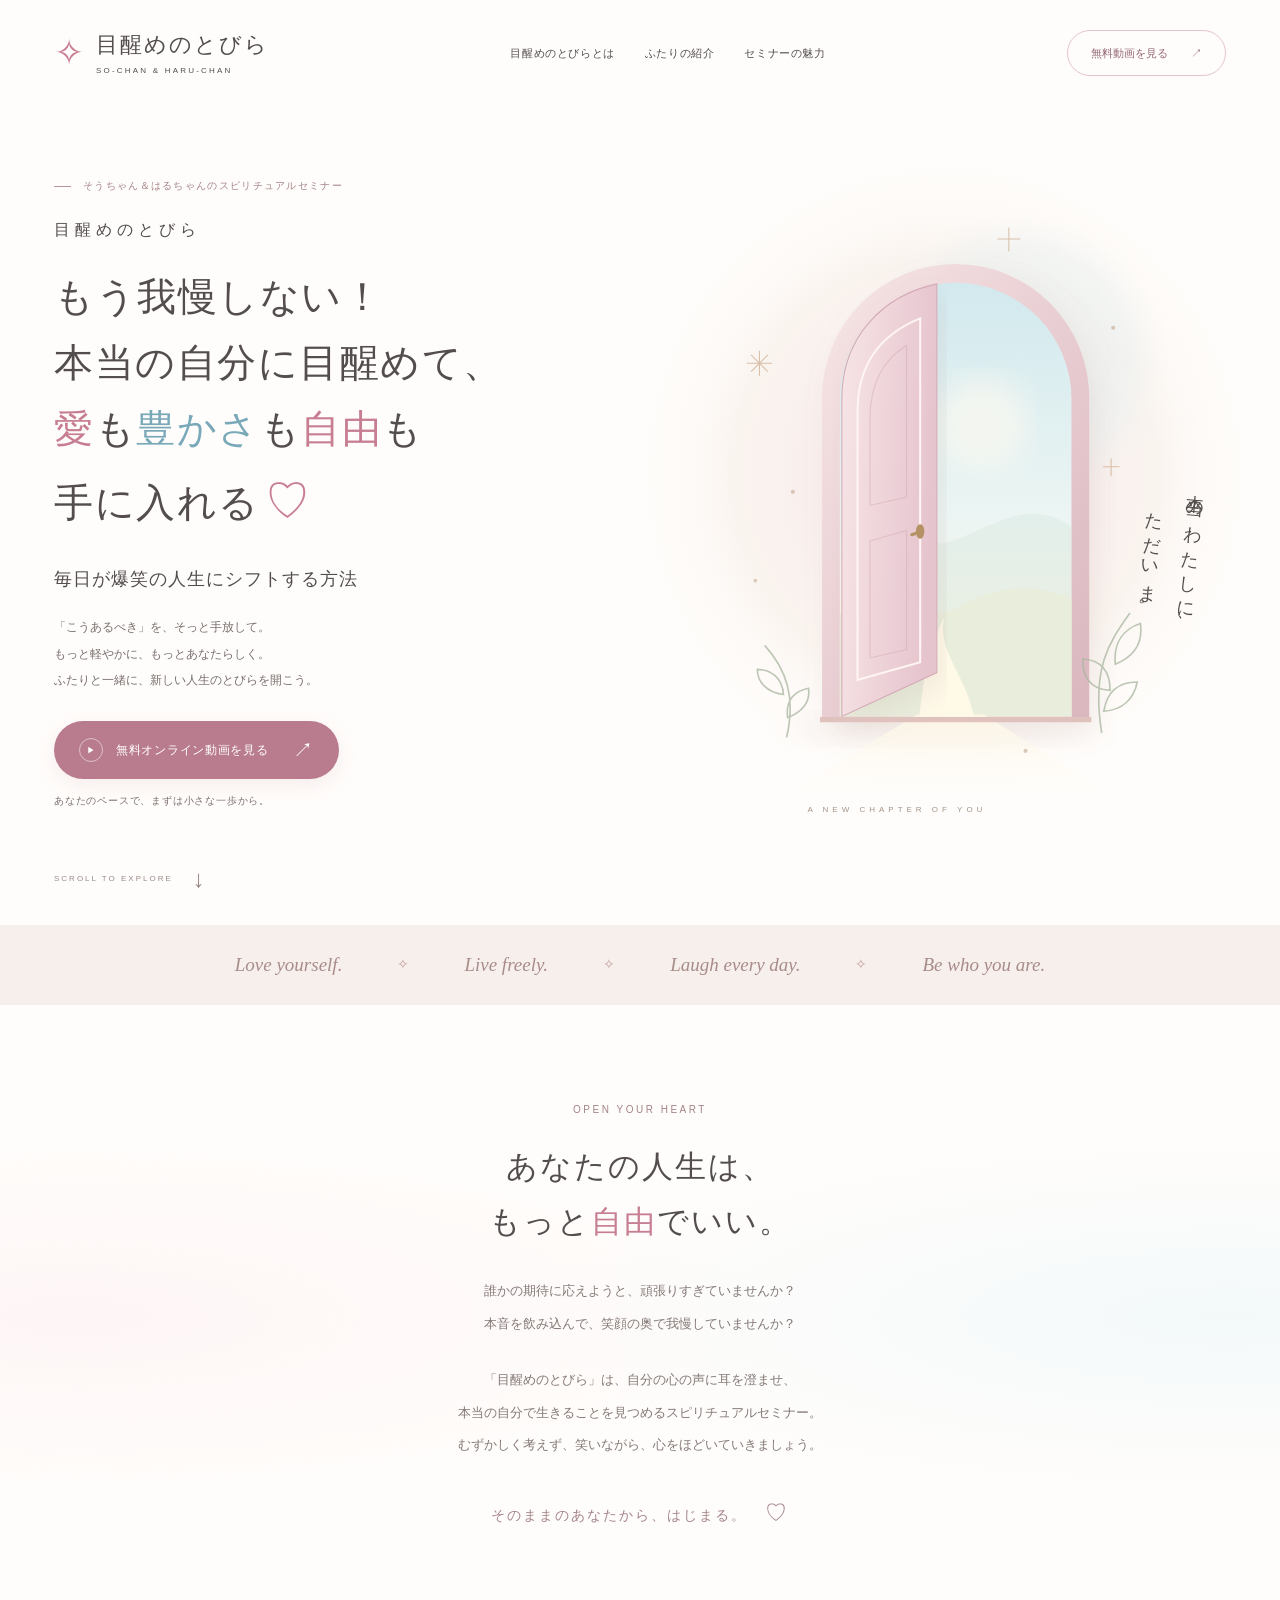
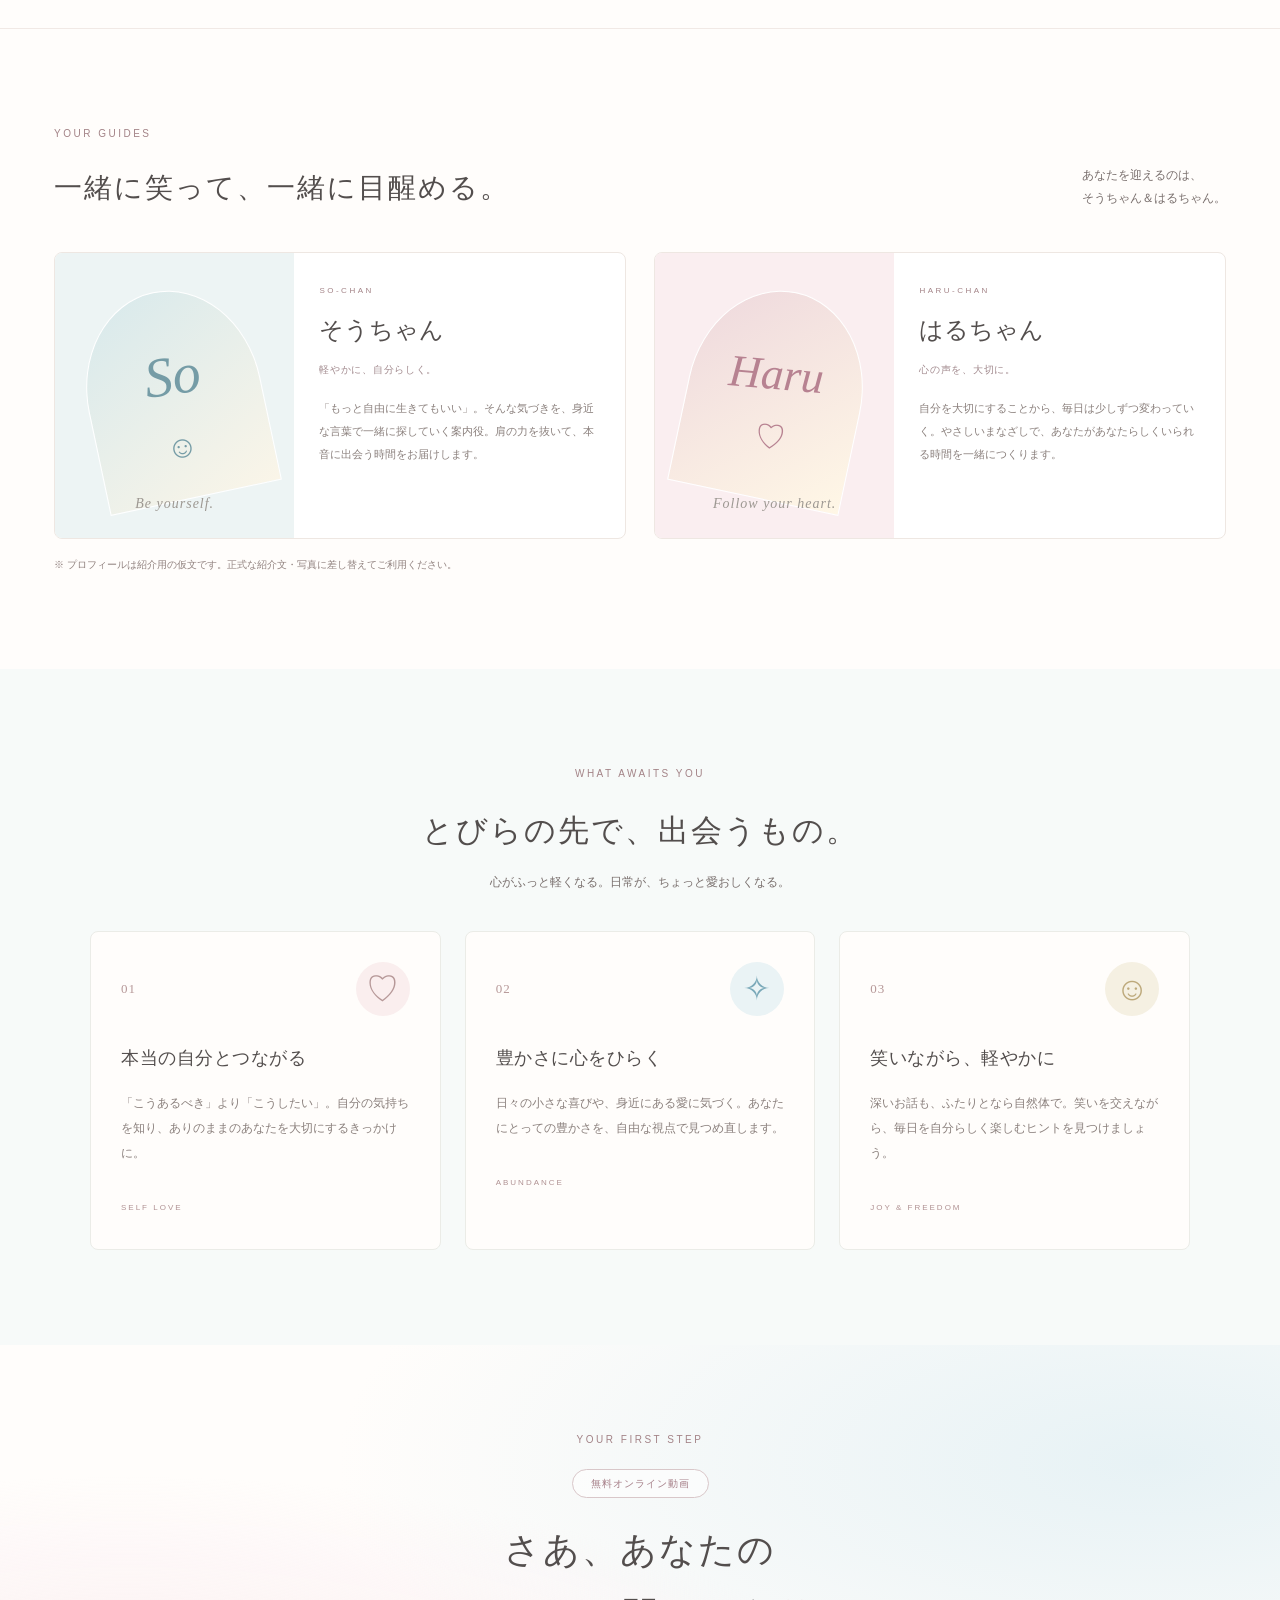
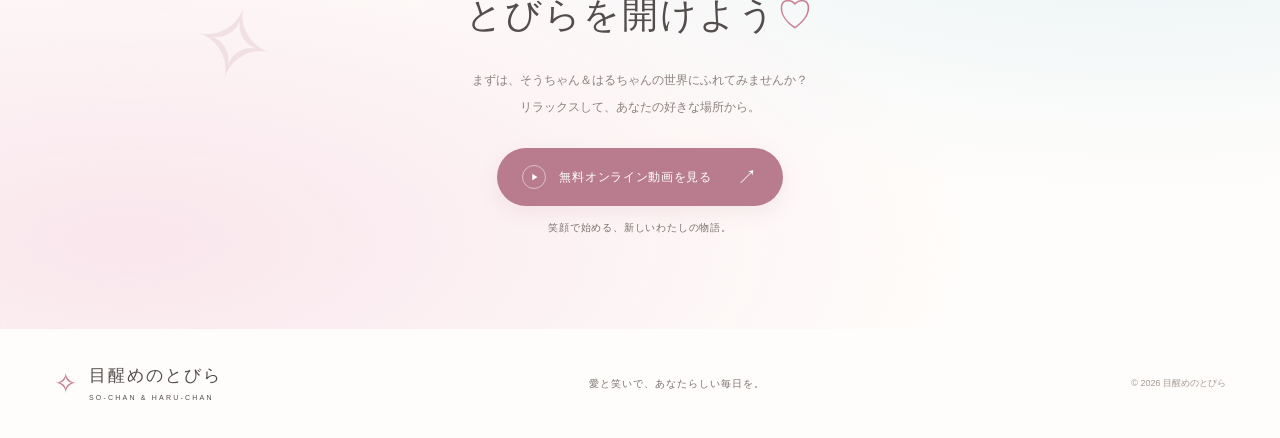
<file: index.html>
<!doctype html>
<html lang="ja">
<head>
  <meta charset="utf-8">
  <meta name="viewport" content="width=device-width, initial-scale=1">
  <meta name="description" content="そうちゃん＆はるちゃんのスピリチュアルセミナー「目醒めのとびら」。本当の自分に出会う、軽やかな一歩を。">
  <meta name="theme-color" content="#fffaf8">
  <title>目醒めのとびら｜そうちゃん＆はるちゃん</title>
<!-- BEGIN PAGE STYLES -->
<style>
:root{--ink:#534e4d;--muted:#796f6d;--pink:#c77e92;--blue:#79a8b8;--serif:'Noto Serif JP','Yu Mincho',serif;--sans:'Noto Sans JP',sans-serif}
*{box-sizing:border-box}html{scroll-behavior:smooth;scroll-padding-top:100px}body{margin:0;color:var(--ink);background:#fffdfb;font-family:var(--sans);font-size:14px;line-height:1.9}a{color:inherit;text-decoration:none}button{font:inherit}a,button{-webkit-tap-highlight-color:transparent}a:focus-visible,button:focus-visible{outline:3px solid var(--blue);outline-offset:5px}::selection{background:#f5dce4}.header{max-width:1320px;margin:auto;height:106px;padding:0 54px;display:flex;align-items:center;justify-content:space-between;gap:25px}.brand{display:flex;align-items:center;gap:10px;font-family:var(--serif);font-size:22px;letter-spacing:2px;line-height:1.4;white-space:nowrap}.brand-icon{font-size:36px;color:var(--pink)}.brand small{display:block;font-family:var(--sans);font-size:8px;letter-spacing:2.2px;margin-top:5px}.header nav{display:flex;gap:30px;font-size:11px;letter-spacing:.6px}.header nav a:hover{color:var(--pink)}.header-cta{padding:12px 23px;border:1px solid #e2c5ce;border-radius:50px;font-size:11px;color:#946777;white-space:nowrap}.header-cta span{margin-left:20px}.hero{position:relative;max-width:1320px;margin:auto;min-height:720px;padding:48px 54px 80px;display:grid;grid-template-columns:1.1fr 1fr;align-items:center;overflow:hidden}.eyebrow{font-size:10px;letter-spacing:2.5px;font-weight:500;color:#a38387;margin:0 0 20px}.eyebrow span{display:inline-block;width:17px;height:1px;background:#b8959b;vertical-align:middle;margin-right:8px}.hero .eyebrow{font-size:10px;letter-spacing:1.3px}.hero-label{font-family:var(--serif);font-size:16px;letter-spacing:5px;margin:0 0 18px}.hero h1{font-family:var(--serif);font-size:clamp(28px,3.05vw,42px);font-weight:500;line-height:1.7;letter-spacing:1.5px;margin:0}.pink{color:var(--pink)}.blue{color:var(--blue)}.heart{color:var(--pink);font-family:serif;margin-left:5px;font-size:1.15em}.subcopy{font-family:var(--serif);font-size:18px;letter-spacing:1px;margin:23px 0 18px}.hero-description{color:var(--muted);font-size:12px;line-height:2.2;margin-bottom:28px}.button{display:inline-flex;align-items:center;justify-content:center;gap:13px;color:#fff;background:#b97c8e;border:0;border-radius:50px;padding:17px 25px;box-shadow:0 6px 20px #b97c8e22;font-size:12px;letter-spacing:.7px;cursor:pointer;transition:transform .2s,background .2s,box-shadow .2s}.button:hover{background:#a66c7e;transform:translateY(-2px);box-shadow:0 9px 22px #b97c8e33}.play{display:inline-grid;place-items:center;border:1px solid #ffffff80;border-radius:50%;width:24px;height:24px;font-size:8px;padding-left:1px}.arrow{font-size:20px;line-height:1;margin-left:12px}.button-note{font-size:10px;letter-spacing:.8px;color:var(--muted);margin:12px 0}.hero-art{position:relative;align-self:center;min-width:0}.hero-art img{display:block;width:116%;height:auto;margin-left:-7%;margin-top:-30px}.art-caption{position:absolute;top:47%;right:3%;font-family:var(--serif);font-size:18px;letter-spacing:4px;line-height:2.2;writing-mode:vertical-rl;transform:rotate(5deg)}.art-caption span{padding-top:22px}.art-note{position:absolute;bottom:4%;left:25%;font-size:8px;letter-spacing:4px;color:#a39489}.scroll{position:absolute;bottom:23px;left:54px;font-size:8px;letter-spacing:2px;color:#9a8a87;display:flex;align-items:center;gap:20px}.scroll span{font-size:24px}.ribbon{display:flex;justify-content:center;align-items:center;gap:55px;background:#f7efec;padding:22px;color:#a78c89;overflow:hidden;white-space:nowrap}.ribbon span{font-family:Georgia,serif;font-size:19px;font-style:italic}.ribbon i{font-style:normal;color:#bf9c9b}.section{padding:95px 54px;max-width:1320px;margin:0 auto}h2{font-family:var(--serif);font-size:31px;line-height:1.8;font-weight:500;letter-spacing:2px;margin:0 0 25px}.centered{text-align:center}.about{text-align:center;position:relative;background:radial-gradient(ellipse at 6% 50%,#fcecf080,transparent 40%),radial-gradient(ellipse at 96% 50%,#e7f4f880,transparent 40%)}.about p:not(.eyebrow){font-size:13px;line-height:2.5;color:#847977;margin:24px 0}.about-sign{font-family:var(--serif);color:#a5858b;letter-spacing:2px;margin-top:30px}.about-sign span{font-size:22px;margin-left:12px}.section-heading{display:flex;justify-content:space-between;gap:30px;align-items:flex-end;margin-bottom:38px}.section-heading h2{font-size:28px;margin:0}.section-heading>p{font-size:12px;color:var(--muted);margin:0 0 4px}.hosts{border-top:1px solid #f1e9e5}.host-grid{display:grid;grid-template-columns:1fr 1fr;gap:28px}.host-card{display:grid;grid-template-columns:42% 58%;border:1px solid #eee7e2;border-radius:8px;overflow:hidden;background:white}.host-visual{position:relative;min-height:285px;display:flex;align-items:center;justify-content:center;background:#edf4f4;overflow:hidden}.haru .host-visual{background:#faeef0}.host-orbit{position:absolute;width:175px;height:210px;border-radius:50% 50% 0 0;background:linear-gradient(150deg,#d7e9ec,#faf5e8);transform:rotate(-12deg);border:1px solid #fff}.haru .host-orbit{background:linear-gradient(140deg,#eed8dd,#fff7e6);transform:rotate(12deg)}.initial{z-index:1;font-family:Georgia,serif;font-style:italic;font-size:56px;color:#759ca6;transform:rotate(-8deg)}.initial span{display:block;text-align:center;font-size:31px;font-style:normal;line-height:1.3}.haru .initial{color:#b78291;font-size:45px;transform:rotate(5deg)}.visual-word{position:absolute;bottom:20px;font-family:Georgia,serif;font-style:italic;font-size:14px;letter-spacing:1px;color:#9d9892}.host-text{padding:30px 25px}.host-text .eyebrow{font-size:8px;margin-bottom:10px}h3{font-weight:500}.host-text h3{font-family:var(--serif);font-size:24px;margin:0 0 18px}.host-text h3 span{display:block;font-family:var(--sans);font-size:10px;letter-spacing:.7px;color:#a28a8e;margin-top:6px}.host-text>p:last-child{font-size:11px;color:#8b807d;line-height:2.1;margin:0}.draft-note{font-size:10px;color:#91827f;margin:16px 0 0}.gifts{text-align:center;background:#f7faf9;max-width:none}.gifts>h2{margin-bottom:12px}.section-intro{color:var(--muted);font-size:12px;margin-bottom:38px}.gift-grid{max-width:1100px;margin:auto;display:grid;grid-template-columns:repeat(3,1fr);gap:24px;text-align:left}.gift-card{background:#fffdfb;border:1px solid #ebece7;border-radius:8px;padding:30px}.gift-top{display:flex;justify-content:space-between;align-items:center;color:#b69898;font-family:Georgia,serif;font-size:13px;letter-spacing:1px}.gift-icon{display:grid;place-items:center;width:54px;height:54px;background:#faeeee;border-radius:50%;font-size:33px;font-family:serif;line-height:1;letter-spacing:0}.gift-card:nth-child(2) .gift-icon{background:#eaf3f5;color:var(--blue)}.gift-card:nth-child(3) .gift-icon{background:#f5f0e2;color:#bda97b}.gift-card h3{font-family:var(--serif);font-size:18px;letter-spacing:.5px;margin:25px 0 15px}.gift-card p{font-size:12px;line-height:2.1;color:#8b807d;margin:0 0 26px}.gift-tag{font-size:8px;letter-spacing:2px;color:#b09293}.video{position:relative;text-align:center;background:radial-gradient(ellipse at 10% 85%,#f9e6ec,transparent 52%),radial-gradient(ellipse at 90% 20%,#e7f2f5,transparent 50%);max-width:none;padding-top:85px;padding-bottom:80px;overflow:hidden}.free-label{display:inline-block;background:#fff9;border:1px solid #d9c7c9;border-radius:50px;font-size:10px;padding:4px 18px;color:#a57e87;letter-spacing:1px;margin-bottom:20px}.video h2{font-size:36px;margin-bottom:20px}.video>p:not(.eyebrow):not(.button-note):not(.video-status){font-size:12px;color:#8b807d;line-height:2.2;margin-bottom:28px}.video-decoration{position:absolute;left:15%;top:35%;font-size:100px;color:#dbbbc455;transform:rotate(15deg)}.video-status{max-width:440px;padding:15px 20px;margin:25px auto 0;background:#fff9;border:1px solid #e9d6dc;border-radius:8px;font-size:12px;color:#8b6471}footer{max-width:1320px;padding:35px 54px;display:flex;justify-content:space-between;align-items:center;margin:auto;gap:20px}footer .brand{font-size:17px}footer .brand-icon{font-size:28px}footer .brand small{font-size:7px}footer p{font-size:10px;color:var(--muted);letter-spacing:1px}footer>small{font-size:9px;color:#a49994}
@media(min-width:1450px){.hero{min-height:760px}.hero-art img{max-height:690px}}
@media(max-width:1000px){.header,.section{padding-left:30px;padding-right:30px}.header nav{gap:18px;font-size:10px}.brand{font-size:18px}.hero{padding-left:30px;padding-right:30px}.hero h1{font-size:32px}.hero .eyebrow{font-size:9px;letter-spacing:.3px}.subcopy{font-size:15px}.host-card{grid-template-columns:1fr}.host-visual{min-height:220px}.host-orbit{height:170px}.gift-card{padding:23px}.gift-card h3{font-size:16px}.ribbon{gap:30px}footer{padding:30px}}
@media(max-width:700px){.header{height:85px;padding:0 22px;gap:12px}.header nav{display:none}.brand{font-size:16px;letter-spacing:1px}.brand-icon{font-size:29px}.brand small{font-size:6px;letter-spacing:1.5px}.header-cta{padding:9px 13px;font-size:9px}.header-cta span{margin-left:6px}.hero{display:flex;flex-direction:column;padding:25px 25px 50px;min-height:auto;align-items:stretch}.hero-copy{z-index:1}.hero .eyebrow{font-size:8px;letter-spacing:.5px;margin-bottom:20px}.hero-label{font-size:13px;margin-bottom:14px}.hero h1{font-size:clamp(26px,6.6vw,38px);letter-spacing:1px;line-height:1.75}.subcopy{font-size:14px;margin-top:20px}.hero-description{font-size:11px;margin-bottom:23px}.button{font-size:11px;padding:15px 20px;gap:10px}.hero-art{width:100%;max-width:470px;margin:10px auto 0}.hero-art img{width:100%;margin:0}.art-caption{right:9%;font-size:16px}.art-note{bottom:5%;left:24%;font-size:6px;letter-spacing:3px}.scroll{bottom:10px;left:25px;font-size:7px}.ribbon{justify-content:flex-start;padding:17px 25px;gap:25px}.ribbon span{font-size:16px}.section{padding:65px 25px}h2{font-size:25px;letter-spacing:1px}.about p:not(.eyebrow){font-size:11px}.about-sign{font-size:12px}.section-heading{display:block;margin-bottom:27px}.section-heading h2{font-size:23px}.section-heading>p{margin-top:15px;font-size:11px}.host-grid{grid-template-columns:1fr;gap:20px}.host-card{grid-template-columns:38% 62%}.host-visual{min-height:240px}.host-orbit{width:120px;height:170px}.initial{font-size:43px}.haru .initial{font-size:33px}.visual-word{font-size:10px}.host-text{padding:25px 20px}.host-text h3{font-size:22px}.host-text>p:last-child{font-size:10px}.draft-note{font-size:9px}.gift-grid{grid-template-columns:1fr;gap:16px}.gift-card{padding:25px}.gift-card h3{font-size:20px;margin-top:12px}.gift-card p{margin-bottom:18px}.gift-icon{width:45px;height:45px}.video h2{font-size:30px}.video-decoration{left:-10px;top:28%;font-size:80px}.video>p:not(.eyebrow):not(.button-note):not(.video-status){font-size:11px}footer{padding:30px 25px;flex-wrap:wrap}footer p{width:100%;order:3;margin:0;font-size:9px}footer>small{font-size:8px}.eyebrow{font-size:9px}}
@media(prefers-reduced-motion:reduce){html{scroll-behavior:auto}.button{transition:none}}

</style>
<!-- END PAGE STYLES -->

</head>
<body>
  <header class="header">
    <a class="brand" href="#" aria-label="目醒めのとびら ホーム"><span class="brand-icon">✧</span><span>目醒めのとびら<small>SO-CHAN & HARU-CHAN</small></span></a>
    <nav aria-label="メインナビゲーション"><a href="#about">目醒めのとびらとは</a><a href="#hosts">ふたりの紹介</a><a href="#gifts">セミナーの魅力</a></nav>
    <a class="header-cta" href="#video">無料動画を見る <span>↗</span></a>
  </header>

  <main>
    <section class="hero" aria-labelledby="hero-title">
      <div class="hero-copy">
        <p class="eyebrow"><span></span> そうちゃん＆はるちゃんのスピリチュアルセミナー</p>
        <p class="hero-label">目醒めのとびら</p>
        <h1 id="hero-title">もう我慢しない！<br>本当の自分に目醒めて、<br><span class="pink">愛</span>も<span class="blue">豊かさ</span>も<span class="pink">自由</span>も<br>手に入れる<span class="heart">♡</span></h1>
        <p class="subcopy">毎日が爆笑の人生にシフトする方法</p>
        <p class="hero-description">「こうあるべき」を、そっと手放して。<br>もっと軽やかに、もっとあなたらしく。<br>ふたりと一緒に、新しい人生のとびらを開こう。</p>
        <a class="button" href="#video"><span class="play">▶</span> 無料オンライン動画を見る <span class="arrow">↗</span></a>
        <p class="button-note">あなたのペースで、まずは小さな一歩から。</p>
      </div>
      <div class="hero-art">
<!-- BEGIN DOOR IMAGE -->
<img src="[data-uri]" alt="淡いピンクのとびらの向こうに、水色の空とやわらかな光が広がるイラスト" width="620" height="690">
<!-- END DOOR IMAGE -->
        <div class="art-caption">本当のわたしに、<br><span>ただいま。</span></div>
        <div class="art-note">A NEW CHAPTER OF YOU</div>
      </div>
      <a class="scroll" href="#about">SCROLL TO EXPLORE <span>↓</span></a>
    </section>

    <div class="ribbon"><span>Love yourself.</span><i>✧</i><span>Live freely.</span><i>✧</i><span>Laugh every day.</span><i>✧</i><span>Be who you are.</span></div>

    <section class="about section" id="about">
      <p class="eyebrow centered">OPEN YOUR HEART</p>
      <h2>あなたの人生は、<br>もっと<span class="pink">自由</span>でいい。</h2>
      <p>誰かの期待に応えようと、頑張りすぎていませんか？<br>本音を飲み込んで、笑顔の奥で我慢していませんか？</p>
      <p>「目醒めのとびら」は、自分の心の声に耳を澄ませ、<br>本当の自分で生きることを見つめるスピリチュアルセミナー。<br>むずかしく考えず、笑いながら、心をほどいていきましょう。</p>
      <div class="about-sign">そのままのあなたから、はじまる。 <span>♡</span></div>
    </section>

    <section class="hosts section" id="hosts">
      <div class="section-heading"><div><p class="eyebrow">YOUR GUIDES</p><h2>一緒に笑って、一緒に目醒める。</h2></div><p>あなたを迎えるのは、<br>そうちゃん＆はるちゃん。</p></div>
      <div class="host-grid">
        <article class="host-card so"><div class="host-visual" aria-hidden="true"><span class="host-orbit"></span><span class="initial">So<span>☺︎</span></span><span class="visual-word">Be yourself.</span></div><div class="host-text"><p class="eyebrow">SO-CHAN</p><h3>そうちゃん<span>軽やかに、自分らしく。</span></h3><p>「もっと自由に生きてもいい」。そんな気づきを、身近な言葉で一緒に探していく案内役。肩の力を抜いて、本音に出会う時間をお届けします。</p></div></article>
        <article class="host-card haru"><div class="host-visual" aria-hidden="true"><span class="host-orbit"></span><span class="initial">Haru<span>♡</span></span><span class="visual-word">Follow your heart.</span></div><div class="host-text"><p class="eyebrow">HARU-CHAN</p><h3>はるちゃん<span>心の声を、大切に。</span></h3><p>自分を大切にすることから、毎日は少しずつ変わっていく。やさしいまなざしで、あなたがあなたらしくいられる時間を一緒につくります。</p></div></article>
      </div>
      <p class="draft-note">※ プロフィールは紹介用の仮文です。正式な紹介文・写真に差し替えてご利用ください。</p>
    </section>

    <section class="gifts section" id="gifts">
      <p class="eyebrow centered">WHAT AWAITS YOU</p><h2>とびらの先で、出会うもの。</h2><p class="section-intro">心がふっと軽くなる。日常が、ちょっと愛おしくなる。</p>
      <div class="gift-grid">
        <article class="gift-card"><div class="gift-top"><span>01</span><span class="gift-icon">♡</span></div><h3>本当の自分とつながる</h3><p>「こうあるべき」より「こうしたい」。自分の気持ちを知り、ありのままのあなたを大切にするきっかけに。</p><span class="gift-tag">SELF LOVE</span></article>
        <article class="gift-card"><div class="gift-top"><span>02</span><span class="gift-icon">✧</span></div><h3>豊かさに心をひらく</h3><p>日々の小さな喜びや、身近にある愛に気づく。あなたにとっての豊かさを、自由な視点で見つめ直します。</p><span class="gift-tag">ABUNDANCE</span></article>
        <article class="gift-card"><div class="gift-top"><span>03</span><span class="gift-icon">☺︎</span></div><h3>笑いながら、軽やかに</h3><p>深いお話も、ふたりとなら自然体で。笑いを交えながら、毎日を自分らしく楽しむヒントを見つけましょう。</p><span class="gift-tag">JOY & FREEDOM</span></article>
      </div>
    </section>

    <section class="video section" id="video">
      <div class="video-decoration" aria-hidden="true">✧</div><p class="eyebrow centered">YOUR FIRST STEP</p><span class="free-label">無料オンライン動画</span><h2>さあ、あなたの<br>とびらを開けよう<span class="pink">♡</span></h2><p>まずは、そうちゃん＆はるちゃんの世界にふれてみませんか？<br>リラックスして、あなたの好きな場所から。</p>
      <button class="button" id="watch-video" type="button"><span class="play">▶</span> 無料オンライン動画を見る <span class="arrow">↗</span></button><p class="button-note">笑顔で始める、新しいわたしの物語。</p>
      <p class="video-status" id="video-status" role="status" hidden>無料動画は準備中です。公開URLが設定されると、こちらからご覧いただけます。</p>
    </section>
  </main>
  <footer><a class="brand" href="#"><span class="brand-icon">✧</span><span>目醒めのとびら<small>SO-CHAN & HARU-CHAN</small></span></a><p>愛と笑いで、あなたらしい毎日を。</p><small>© <span id="year">2026</span> 目醒めのとびら</small></footer>
<!-- BEGIN PAGE SCRIPT -->
<script>
// 無料動画の公開時に、下の空欄へ https:// で始まる動画URLを設定してください。
const VIDEO_URL = '';

document.getElementById('year').textContent = String(new Date().getFullYear());
document.getElementById('watch-video').addEventListener('click', () => {
  if (VIDEO_URL) {
    const url = new URL(VIDEO_URL);
    if (url.protocol === 'https:') {
      window.open(url.href, '_blank', 'noopener,noreferrer');
      return;
    }
  }
  document.getElementById('video-status').hidden = false;
});

</script>
<!-- END PAGE SCRIPT -->
</body>
</html>
</file>
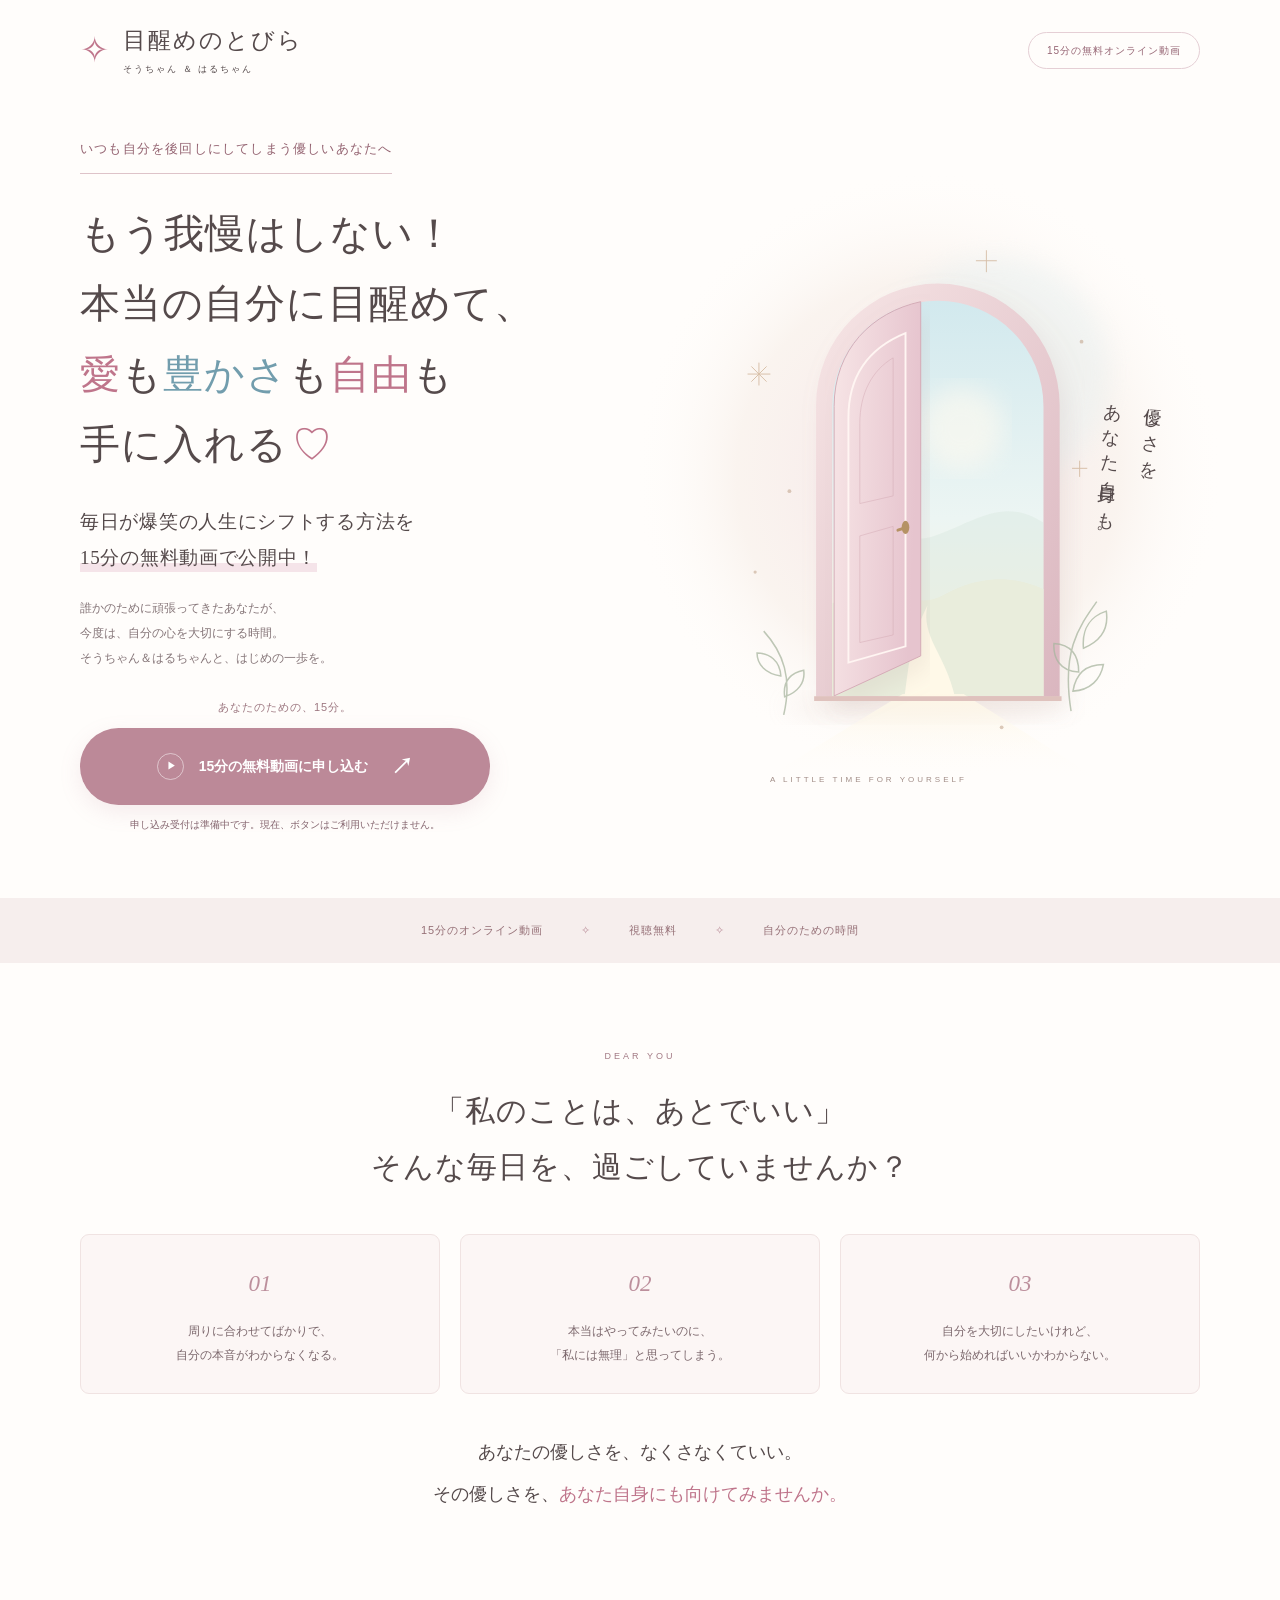
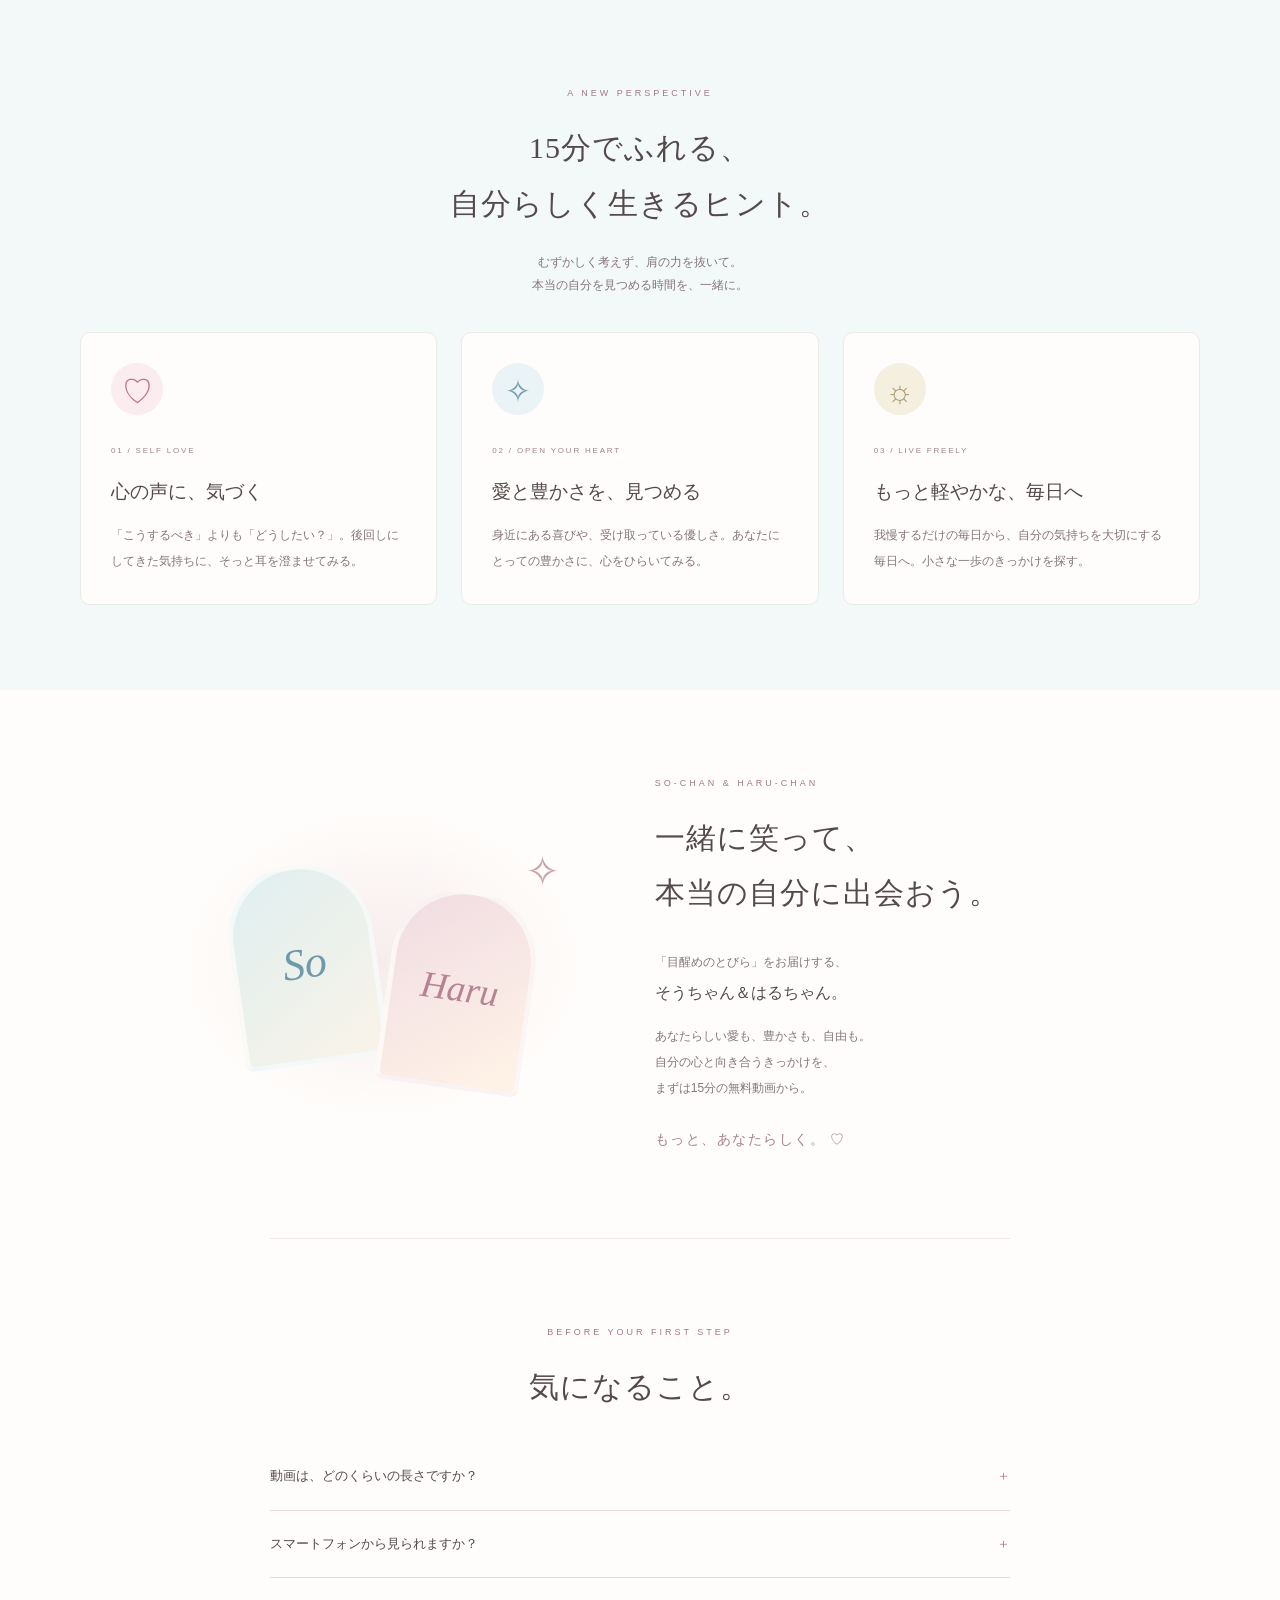
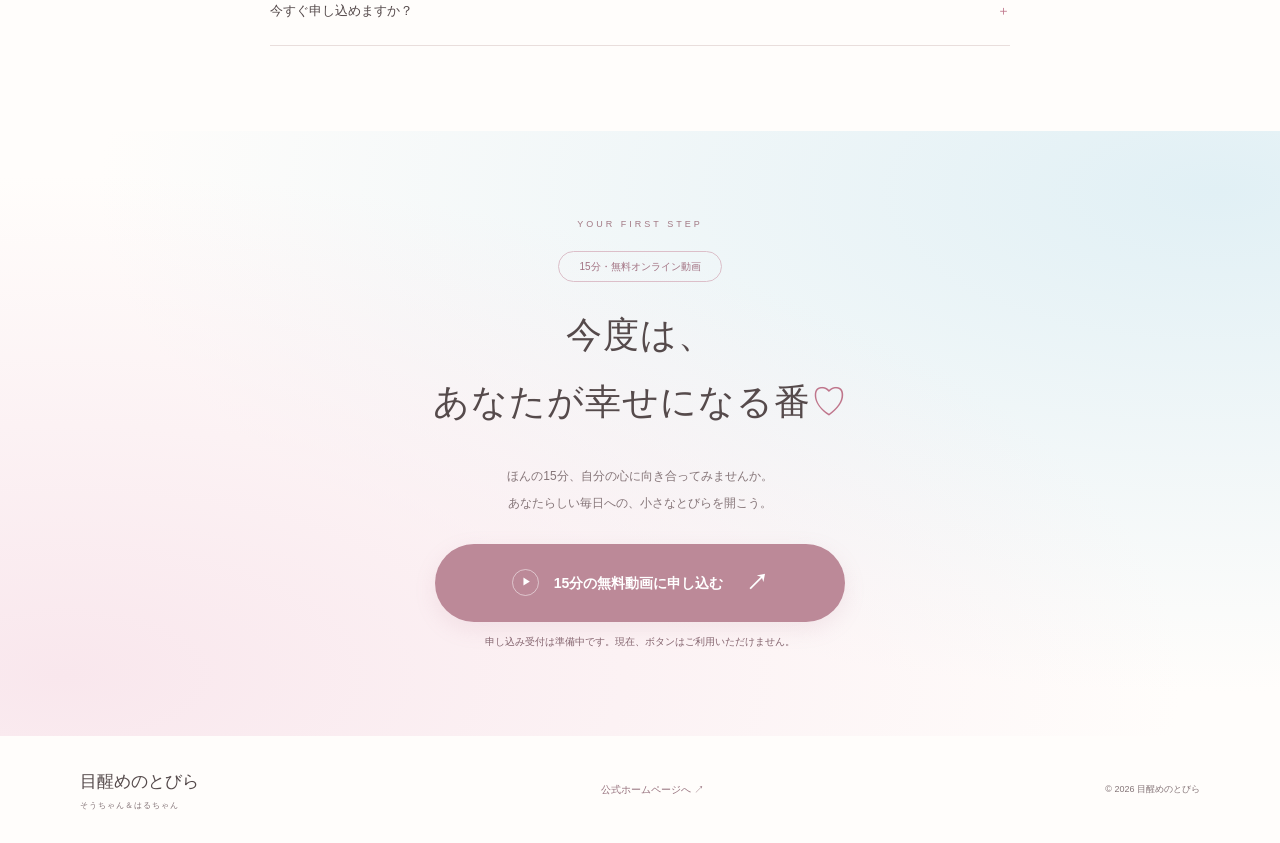
<file: lp/index.html>
<!doctype html>
<html lang="ja">
<head>
  <meta charset="utf-8">
  <meta name="viewport" content="width=device-width, initial-scale=1">
  <meta name="theme-color" content="#fffaf8">
  <meta name="description" content="いつも自分を後回しにしてしまう優しいあなたへ。そうちゃん＆はるちゃんの「目醒めのとびら」。自分らしい毎日へ踏み出すヒントを、15分の無料オンライン動画で。">
  <title>15分の無料動画｜目醒めのとびら</title>
  <!-- BEGIN LP STYLES -->
<style>
:root {
  --ink: #554a4b;
  --muted: #857578;
  --pink: #bf758b;
  --blue: #729dad;
  --serif: 'Yu Mincho', 'Hiragino Mincho ProN', 'Noto Serif CJK JP', serif;
  --sans: 'Hiragino Kaku Gothic ProN', 'Yu Gothic', 'Noto Sans CJK JP', sans-serif;
}
* { box-sizing: border-box; }
html { scroll-behavior: smooth; }
body { margin: 0; background: #fffdfb; color: var(--ink); font-family: var(--sans); font-size: 14px; line-height: 1.9; }
button { font: inherit; }
a { color: inherit; text-decoration: none; }
button:focus-visible, a:focus-visible, summary:focus-visible { outline: 3px solid var(--blue); outline-offset: 5px; }
::selection { background: #f4dce3; }
.wrap { width: min(1120px, calc(100% - 80px)); margin-inline: auto; }
.header { height: 100px; display: flex; align-items: center; justify-content: space-between; gap: 15px; }
.brand { display: flex; gap: 12px; align-items: center; font-family: var(--serif); font-size: 23px; letter-spacing: 2px; line-height: 1.4; }
.brand>span { font-family: serif; font-size: 35px; color: var(--pink); }
.brand small { display: block; font-family: var(--sans); font-size: 9px; letter-spacing: 2px; margin-top: 6px; }
.header-label { border: 1px solid #e5cfd5; color: #966574; border-radius: 30px; font-size: 10px; padding: 8px 18px; letter-spacing: 1px; }
.hero { position: relative; display: grid; grid-template-columns: 1.2fr 1fr; gap: 20px; align-items: center; padding: 35px 0 64px; }
.hero-copy { position: relative; z-index: 1; }
.invitation { display: inline-block; color: #946371; font-size: 13px; letter-spacing: 1.2px; border-bottom: 1px solid #dec3c9; padding-bottom: 11px; margin: 0 0 25px; }
.mobile-break { display: none; }
h1 { font-family: var(--serif); font-size: clamp(31px, 3.15vw, 43px); font-weight: 500; letter-spacing: 1px; line-height: 1.75; margin: 0; }
.pink { color: var(--pink); }
.blue { color: var(--blue); }
.heart { font-family: serif; color: var(--pink); margin-left: 4px; }
.hero-promise { font-family: var(--serif); font-size: 19px; letter-spacing: .7px; line-height: 1.9; margin: 23px 0 20px; }
.hero-promise strong { font-weight: 500; background: linear-gradient(transparent 65%, #f5e4e9 65%); padding-bottom: 4px; }
.hero-description { font-size: 12px; color: var(--muted); line-height: 2.1; margin: 0 0 25px; }
.cta-group { max-width: 410px; }
.cta-caption { display: block; text-align: center; font-size: 11px; color: #9d7780; letter-spacing: 1px; margin-bottom: 10px; }
.cta { width: 100%; display: flex; align-items: center; justify-content: center; gap: 15px; border: 0; border-radius: 50px; background: #af6f83; color: white; padding: 18px 20px; font-size: 14px; font-weight: 600; cursor: pointer; box-shadow: 0 7px 22px #b27a8d22; transition: transform .2s, background .2s; }
.cta:enabled:hover { transform: translateY(-2px); background: #9c5e72; }
.cta:disabled { background: #bc8998; cursor: not-allowed; }
.play { border: 1px solid #ffffff80; border-radius: 50%; width: 27px; height: 27px; display: grid; place-items: center; font-size: 9px; padding-left: 2px; }
.arrow { font-size: 22px; margin-left: 8px; }
.availability { font-size: 10px; line-height: 1.8; color: #84646e; text-align: center; margin: 11px 0 0; }
.hero-art { position: relative; min-width: 0; }
.hero-art img { width: 118%; height: auto; display: block; margin-left: -12%; }
.art-words { position: absolute; right: 3%; top: 36%; writing-mode: vertical-rl; font-family: var(--serif); letter-spacing: 4px; font-size: 18px; line-height: 2.2; transform: rotate(4deg); }
.art-caption { position: absolute; bottom: 4%; left: 14%; font-size: 8px; letter-spacing: 3px; color: #a18d87; }
.qualities { display: flex; justify-content: center; gap: 38px; align-items: center; background: #f6eeed; color: #956f76; padding: 22px; font-size: 11px; letter-spacing: 1px; }
.qualities i { font-style: normal; color: #b98b97; }
.section { padding-top: 85px; padding-bottom: 85px; }
.eyebrow { text-align: center; font-size: 9px; letter-spacing: 3px; color: #a37a85; margin: 0 0 18px; }
h2 { font-family: var(--serif); font-size: 30px; font-weight: 500; line-height: 1.85; letter-spacing: 1px; text-align: center; margin: 0 0 28px; }
.feeling-grid { display: grid; grid-template-columns: repeat(3, 1fr); gap: 20px; margin-top: 40px; }
.feeling-grid p { margin: 0; padding: 26px 20px; background: #fcf6f5; border: 1px solid #f0e3e2; border-radius: 9px; text-align: center; font-size: 12px; color: #7c686d; line-height: 2; }
.feeling-grid span { display: block; font-family: Georgia, serif; font-style: italic; font-size: 23px; color: #bc8f9c; margin-bottom: 12px; }
.empathy-message { text-align: center; font-family: var(--serif); font-size: 18px; line-height: 2.3; margin: 38px 0 0; }
.learn { background: #f3f8f8; }
.section-intro { text-align: center; color: var(--muted); font-size: 12px; margin: -8px 0 35px; }
.lesson-grid { display: grid; grid-template-columns: repeat(3, 1fr); gap: 24px; }
.lesson-grid article { background: #fffdfb; border: 1px solid #e8ece7; border-radius: 10px; padding: 30px; }
.lesson-icon { width: 52px; height: 52px; border-radius: 50%; display: grid; place-items: center; color: var(--pink); background: #faecef; font-family: serif; font-size: 31px; margin-bottom: 20px; }
.lesson-grid article:nth-child(2) .lesson-icon { color: var(--blue); background: #eaf3f5; }
.lesson-grid article:nth-child(3) .lesson-icon { color: #aa956b; background: #f4efdf; }
.lesson-number { font-size: 8px; letter-spacing: 1.8px; color: #a08489; }
h3 { font-family: var(--serif); font-size: 19px; font-weight: 500; margin: 13px 0; }
.lesson-grid article p { font-size: 12px; color: var(--muted); line-height: 2.1; margin: 0; }
.hosts { display: grid; grid-template-columns: 1fr 1.1fr; align-items: center; gap: 70px; max-width: 920px; }
.host-art { position: relative; height: 310px; display: flex; justify-content: center; align-items: center; gap: 10px; background: radial-gradient(ellipse, #f6ecec, transparent 70%); }
.host-art>span { width: 145px; height: 200px; border-radius: 100px 100px 12px 12px; display: grid; place-items: center; background: linear-gradient(145deg, #dfeff0, #f9f3e8); color: #709aaa; font-family: Georgia, serif; font-style: italic; font-size: 44px; transform: rotate(-8deg); border: 5px solid #fff9; }
.host-art>span:nth-child(2) { background: linear-gradient(145deg, #f0dce3, #fff3e6); color: #b78394; transform: translateY(25px) rotate(8deg); font-size: 37px; }
.host-art i { position: absolute; top: 23px; right: 25px; font-size: 42px; font-style: normal; color: #cba6ae; }
.hosts-copy h2, .hosts-copy .eyebrow { text-align: left; }
.hosts-copy p:not(.eyebrow) { font-size: 12px; color: var(--muted); line-height: 2.2; }
.hosts-copy strong { font-weight: 500; color: var(--ink); font-size: 16px; }
.host-sign { display: block; font-family: var(--serif); color: #a5838c; letter-spacing: 1.5px; margin-top: 25px; }
.questions { max-width: 740px; border-top: 1px solid #f1e7e5; }
details { border-bottom: 1px solid #e9dedc; }
summary { padding: 21px 0; cursor: pointer; list-style: none; display: flex; justify-content: space-between; gap: 20px; font-size: 13px; }
summary::-webkit-details-marker { display: none; }
summary span { color: var(--pink); }
details[open] summary span { transform: rotate(45deg); }
details p { font-size: 12px; color: var(--muted); margin: 0 0 25px; line-height: 2.1; }
.closing { background: radial-gradient(ellipse at 5% 90%, #f9e7ed, transparent 65%), radial-gradient(ellipse at 95% 10%, #e1f0f5, transparent 65%); text-align: center; }
.free-badge { display: inline-block; border: 1px solid #dcbfc9; border-radius: 25px; padding: 5px 20px; font-size: 10px; color: #a27282; margin-bottom: 20px; }
.closing h2 { font-size: 36px; }
.closing>div>p:not(.eyebrow) { font-size: 12px; color: var(--muted); line-height: 2.2; margin-bottom: 28px; }
.closing .cta-group { margin-inline: auto; }
.footer { padding-block: 30px; display: flex; justify-content: space-between; align-items: center; gap: 20px; }
.footer>span { font-family: var(--serif); font-size: 17px; }
.footer>span small { display: block; font-family: var(--sans); font-size: 8px; color: var(--muted); letter-spacing: 1px; }
.footer a { font-size: 10px; color: #96717d; padding: 8px 0; }
.footer>small { font-size: 9px; color: var(--muted); }
.mobile-cta { display: none; }
@media (max-width: 900px) {
  .wrap { width: calc(100% - 48px); }
  .hero { grid-template-columns: 1.25fr 1fr; gap: 0; }
  h1 { font-size: 31px; }
  .hero-promise { font-size: 16px; }
  .invitation { font-size: 11px; }
  .hero-art img { width: 112%; margin-left: -10%; }
  .art-words { right: -4%; font-size: 15px; }
  .lesson-grid { gap: 15px; }
  .lesson-grid article { padding: 24px 20px; }
  h3 { font-size: 17px; }
  .hosts { gap: 25px; }
}
@media (max-width: 600px) {
  body { padding-bottom: calc(108px + env(safe-area-inset-bottom)); }
  .wrap { width: calc(100% - 44px); }
  .header { height: 78px; }
  .brand { font-size: 17px; gap: 8px; letter-spacing: 1px; }
  .brand>span { font-size: 28px; }
  .brand small { font-size: 8px; letter-spacing: 1px; }
  .header-label { font-size: 8px; padding: 7px 9px; letter-spacing: 0; max-width: 115px; text-align: center; }
  .hero { display: block; padding: 20px 0 36px; }
  .mobile-break { display: block; }
  .invitation { font-size: 12px; letter-spacing: .6px; line-height: 1.9; margin-bottom: 19px; }
  h1 { font-size: clamp(26px, 7.15vw, 38px); line-height: 1.8; letter-spacing: .2px; }
  .hero-promise { font-size: clamp(14px, 4vw, 19px); margin-top: 20px; }
  .hero-description { font-size: 11px; }
  .hero-art { max-width: 340px; margin: 10px auto 0; }
  .hero-art img { width: 100%; margin: 0; }
  .art-words { right: 6%; top: 32%; font-size: 14px; }
  .art-caption { left: 23%; font-size: 6px; letter-spacing: 2px; }
  .cta-group { max-width: 410px; margin-inline: auto; }
  .cta { font-size: 12px; gap: 10px; padding: 17px 13px; }
  .availability { font-size: 10px; }
  .qualities { gap: 10px; padding: 18px 12px; letter-spacing: 0; font-size: 9px; }
  .section { padding-top: 58px; padding-bottom: 58px; }
  h2 { font-size: 23px; letter-spacing: .5px; }
  .feeling-grid { grid-template-columns: 1fr; gap: 13px; margin-top: 25px; }
  .feeling-grid p { display: flex; align-items: center; justify-content: flex-start; gap: 18px; text-align: left; padding: 20px; font-size: 12px; }
  .feeling-grid span { margin: 0; font-size: 25px; }
  .empathy-message { font-size: 14px; }
  .lesson-grid { grid-template-columns: 1fr; gap: 16px; }
  .lesson-grid article { padding: 26px; }
  .lesson-icon { float: right; width: 45px; height: 45px; }
  h3 { font-size: 20px; clear: both; }
  .hosts { display: flex; flex-direction: column; gap: 10px; }
  .host-art { width: 100%; max-width: 340px; height: 265px; }
  .hosts-copy { width: 100%; text-align: center; }
  .hosts-copy h2, .hosts-copy .eyebrow { text-align: center; }
  summary { font-size: 12px; }
  .closing h2 { font-size: 29px; }
  .closing>div>p:not(.eyebrow) { font-size: 11px; }
  .footer { flex-wrap: wrap; padding-block: 25px; }
  .footer>small { width: 100%; }
  .mobile-cta { display: block; position: fixed; z-index: 10; bottom: 0; left: 0; width: 100%; padding: 10px 16px calc(9px + env(safe-area-inset-bottom)); background: #fffdfbf5; border-top: 1px solid #ead5dc; box-shadow: 0 -5px 25px #b9849510; }
  .mobile-cta .cta { max-width: 410px; margin: auto; padding: 12px 16px; }
  .mobile-cta p { text-align: center; font-size: 9px; line-height: 1.5; color: #896774; margin: 6px auto 0; max-width: 410px; }
}
@media (prefers-reduced-motion: reduce) {
  html { scroll-behavior: auto; }
  .cta { transition: none; }
}

</style>
<!-- END LP STYLES -->
</head>
<body>
  <header class="header wrap">
    <div class="brand"><span aria-hidden="true">✧</span><div>目醒めのとびら<small>そうちゃん ＆ はるちゃん</small></div></div>
    <span class="header-label">15分の無料オンライン動画</span>
  </header>
  <main>
    <section class="hero wrap" aria-labelledby="hero-title">
      <div class="hero-copy">
        <p class="invitation">いつも自分を後回しにしてしまう<br class="mobile-break">優しいあなたへ</p>
        <h1 id="hero-title">もう我慢はしない！<br>本当の自分に目醒めて、<br><span class="pink">愛</span>も<span class="blue">豊かさ</span>も<span class="pink">自由</span>も<br>手に入れる<span class="heart">♡</span></h1>
        <p class="hero-promise">毎日が爆笑の人生にシフトする方法を<br><strong>15分の無料動画で公開中！</strong></p>
        <p class="hero-description">誰かのために頑張ってきたあなたが、<br>今度は、自分の心を大切にする時間。<br>そうちゃん＆はるちゃんと、はじめの一歩を。</p>
        <div class="cta-group">
          <span class="cta-caption">あなたのための、15分。</span>
          <button class="cta" type="button" data-apply disabled aria-describedby="hero-status"><span class="play" aria-hidden="true">▶</span>15分の無料動画に申し込む<span class="arrow" aria-hidden="true">↗</span></button>
          <p class="availability" id="hero-status" data-availability role="status">申し込み受付は準備中です。現在、ボタンはご利用いただけません。</p>
        </div>
      </div>
      <div class="hero-art">
        <!-- BEGIN LP IMAGE -->
<img src="[data-uri]" alt="淡いピンクのとびらの向こうに広がる、やさしい水色の空" width="620" height="690">
<!-- END LP IMAGE -->
        <p class="art-words">優しさを、<br>あなた自身にも。</p>
        <span class="art-caption">A LITTLE TIME FOR YOURSELF</span>
      </div>
    </section>
    <div class="qualities"><span>15分のオンライン動画</span><i aria-hidden="true">✧</i><span>視聴無料</span><i aria-hidden="true">✧</i><span>自分のための時間</span></div>

    <section class="empathy section wrap" aria-labelledby="empathy-title">
      <p class="eyebrow">DEAR YOU</p>
      <h2 id="empathy-title">「私のことは、あとでいい」<br>そんな毎日を、過ごしていませんか？</h2>
      <div class="feeling-grid">
        <p><span aria-hidden="true">01</span>周りに合わせてばかりで、<br>自分の本音がわからなくなる。</p>
        <p><span aria-hidden="true">02</span>本当はやってみたいのに、<br>「私には無理」と思ってしまう。</p>
        <p><span aria-hidden="true">03</span>自分を大切にしたいけれど、<br>何から始めればいいかわからない。</p>
      </div>
      <p class="empathy-message">あなたの優しさを、なくさなくていい。<br>その優しさを、<span class="pink">あなた自身にも向けてみませんか。</span></p>
    </section>

    <section class="learn section" aria-labelledby="learn-title">
      <div class="wrap">
        <p class="eyebrow">A NEW PERSPECTIVE</p><h2 id="learn-title">15分でふれる、<br>自分らしく生きるヒント。</h2>
        <p class="section-intro">むずかしく考えず、肩の力を抜いて。<br>本当の自分を見つめる時間を、一緒に。</p>
        <div class="lesson-grid">
          <article><div class="lesson-icon" aria-hidden="true">♡</div><span class="lesson-number">01 / SELF LOVE</span><h3>心の声に、気づく</h3><p>「こうするべき」よりも「どうしたい？」。後回しにしてきた気持ちに、そっと耳を澄ませてみる。</p></article>
          <article><div class="lesson-icon" aria-hidden="true">✧</div><span class="lesson-number">02 / OPEN YOUR HEART</span><h3>愛と豊かさを、見つめる</h3><p>身近にある喜びや、受け取っている優しさ。あなたにとっての豊かさに、心をひらいてみる。</p></article>
          <article><div class="lesson-icon" aria-hidden="true">☼</div><span class="lesson-number">03 / LIVE FREELY</span><h3>もっと軽やかな、毎日へ</h3><p>我慢するだけの毎日から、自分の気持ちを大切にする毎日へ。小さな一歩のきっかけを探す。</p></article>
        </div>
      </div>
    </section>

    <section class="hosts section wrap" aria-labelledby="hosts-title">
      <div class="host-art" aria-hidden="true"><span>So</span><span>Haru</span><i>✧</i></div>
      <div class="hosts-copy"><p class="eyebrow">SO-CHAN & HARU-CHAN</p><h2 id="hosts-title">一緒に笑って、<br>本当の自分に出会おう。</h2><p>「目醒めのとびら」をお届けする、<br><strong>そうちゃん＆はるちゃん。</strong></p><p>あなたらしい愛も、豊かさも、自由も。<br>自分の心と向き合うきっかけを、<br>まずは15分の無料動画から。</p><span class="host-sign">もっと、あなたらしく。 <span aria-hidden="true">♡</span></span></div>
    </section>

    <section class="questions section wrap" aria-labelledby="questions-title">
      <p class="eyebrow">BEFORE YOUR FIRST STEP</p><h2 id="questions-title">気になること。</h2>
      <details><summary>動画は、どのくらいの長さですか？<span aria-hidden="true">＋</span></summary><p>約15分の無料オンライン動画です。自分のために、少しだけ時間をとってご覧ください。</p></details>
      <details><summary>スマートフォンから見られますか？<span aria-hidden="true">＋</span></summary><p>オンライン動画としてご案内します。視聴に必要な通信環境や詳しい方法は、申し込み先の公開時にご案内します。</p></details>
      <details><summary>今すぐ申し込めますか？<span aria-hidden="true">＋</span></summary><p data-availability>申し込み受付は準備中です。現在、ボタンはご利用いただけません。</p></details>
    </section>

    <section class="closing section" aria-labelledby="closing-title"><div class="wrap">
      <p class="eyebrow">YOUR FIRST STEP</p><span class="free-badge">15分・無料オンライン動画</span>
      <h2 id="closing-title">今度は、<br>あなたが幸せになる番<span class="pink">♡</span></h2>
      <p>ほんの15分、自分の心に向き合ってみませんか。<br>あなたらしい毎日への、小さなとびらを開こう。</p>
      <div class="cta-group"><button class="cta" type="button" data-apply disabled aria-describedby="closing-status"><span class="play" aria-hidden="true">▶</span>15分の無料動画に申し込む<span class="arrow" aria-hidden="true">↗</span></button><p class="availability" id="closing-status" data-availability role="status">申し込み受付は準備中です。現在、ボタンはご利用いただけません。</p></div>
      <noscript><p class="availability">申し込み機能のご利用には、ブラウザのJavaScriptを有効にしてください。</p></noscript>
    </div></section>
  </main>
  <footer class="footer wrap"><span>目醒めのとびら <small>そうちゃん＆はるちゃん</small></span><a href="../index.html">公式ホームページへ <span aria-hidden="true">↗</span></a><small>© <span id="lp-year">2026</span> 目醒めのとびら</small></footer>
  <div class="mobile-cta"><button class="cta" type="button" data-apply disabled aria-describedby="mobile-status">15分の無料動画に申し込む<span aria-hidden="true">↗</span></button><p id="mobile-status" data-availability>申し込み受付は準備中です。現在、ボタンはご利用いただけません。</p></div>
  <!-- BEGIN LP SCRIPT -->
<script>
// 正式な申し込み先を決めたら、空欄に https:// から始まるURLを入れてください。
// 例示用・仮のURLは設定していません。変更後は python3 lp/build_preview.py を実行。
const APPLICATION_URL = '';

(() => {
  document.getElementById('lp-year').textContent = String(new Date().getFullYear());
  let destination;
  try {
    const url = new URL(APPLICATION_URL);
    if (url.protocol === 'https:' && !url.username && !url.password) {
      destination = url.href;
    }
  } catch {
    // 空欄や不正なURLの場合は、申し込みボタンを無効のままにする。
  }

  if (!destination) return;

  document.querySelectorAll('[data-apply]').forEach(button => {
    button.disabled = false;
    button.addEventListener('click', () => window.location.assign(destination));
  });
  document.querySelectorAll('[data-availability]').forEach(message => {
    message.textContent = '申し込みボタンから、正式な受付ページへお進みください。';
  });
})();

</script>
<!-- END LP SCRIPT -->
</body>
</html>
</file>
